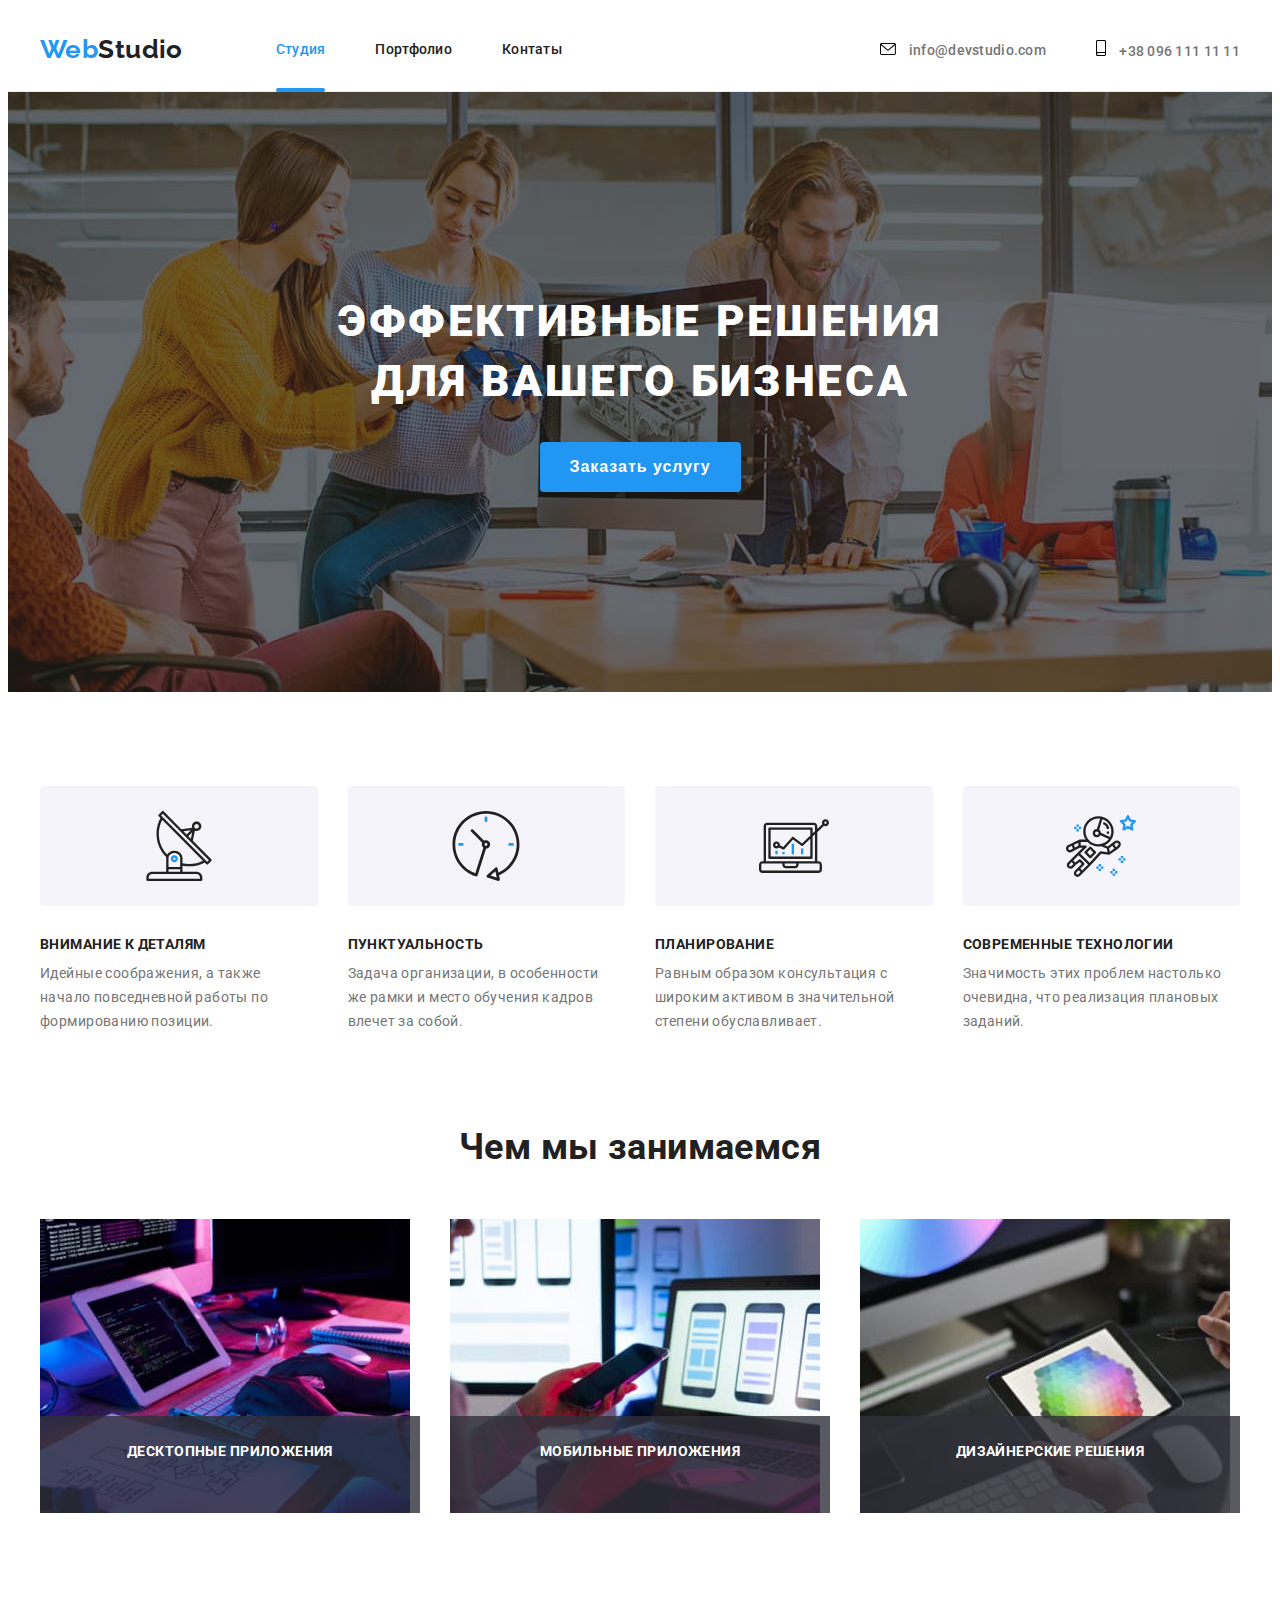
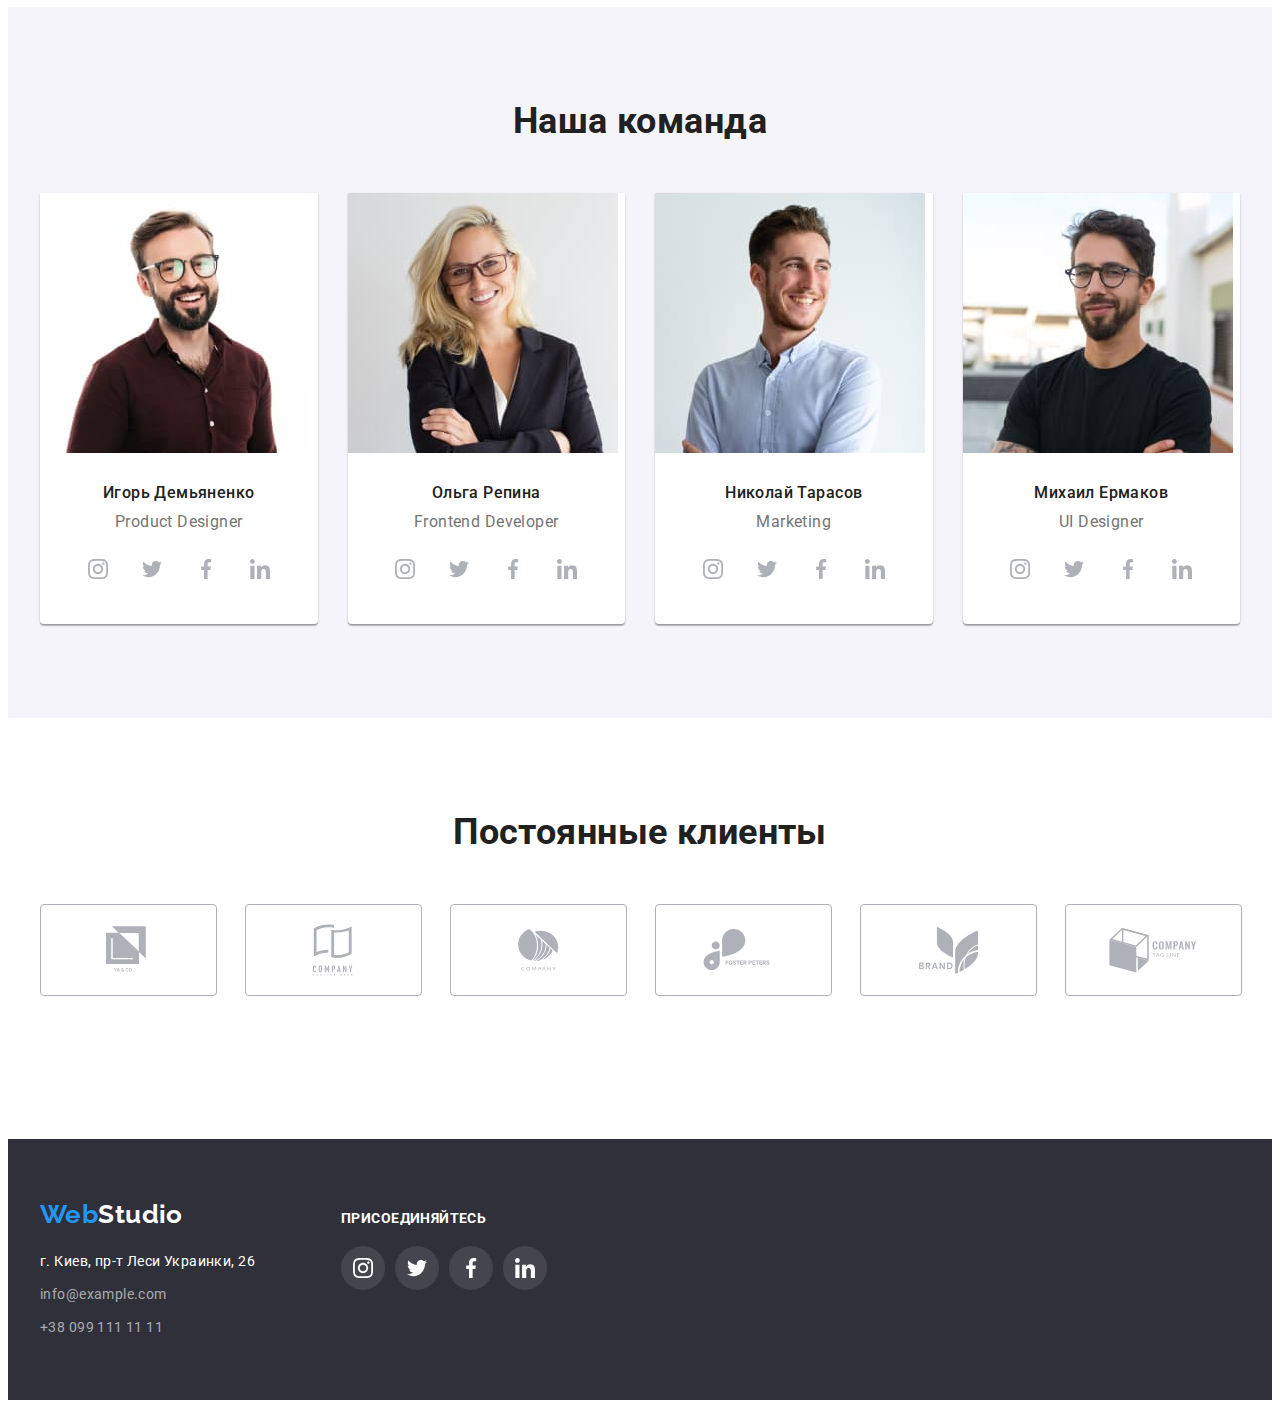
<file: index.html>
<!DOCTYPE html>
<html lang="ru">
<head>
    <meta charset="UTF-8">
    <meta name="viewport" content="width=device-width, initial-scale=1.0">
    <title>Web Studio</title>
    <link rel="stylesheet" href="https://cdnjs.cloudflare.com/ajax/libs/modern-normalize/1.0.0/modern-normalize.min.css"
        integrity="sha512-ISS7cAi1PEhQ8jnbJpJZMd29NlhNj4AWYyLOSp2CE/CsHxTCu+r+t0D2yoJudVrd0/8fTVPUVDzY5Tvli75u/g=="
        crossorigin="anonymous" />
    <link rel="preconnect" href="https://fonts.gstatic.com">
    <link href="https://fonts.googleapis.com/css2?family=Raleway:wght@700&family=Roboto:wght@400;500;700;900&display=swap"
        rel="stylesheet">
    <link rel="stylesheet" href="./css/styles.css">   
</head>

<body>
    
    <header class="header">
        <div class="container">
            <nav class="nav">
                <a href="./" lang="en" class="logo black link"><span class="logo-web">Web</span>Studio</a>
               
                <ul class="nav-list list">   
                    <li class="nav-list-item">
                        <a class="nav-list-link current-link link" href="./">Студия</a>
                    </li>
                    <li class="nav-list-item">
                        <a class="nav-list-link link" href="./portfolio.html">Портфолио</a>
                    </li>
                    <li class="nav-list-item">
                        <a class="nav-list-link link" href="#">Контаты</a>
                    </li>
                </ul>
            </nav>
               
            <ul class="header-contact-list list">
                    <li class="header-contact-list-item">
                        <a class="link mail" href="mailto:info@devstudio.com">
                        <svg class="icon icon-mail">
                            <use href="./images/sprite.svg#envelope"></use>
                        </svg>
                            info@devstudio.com
                        </a>
                    </li>

                    <li class="header-contact-list-item">
                        <a class="link tel" href="tel:+380961111111">
                            <svg class="icon icon-tel">
                                <use href="./images/sprite.svg#smartphone"></use>
                            </svg>
                            +38 096 111 11 11
                        </a>
                    </li>
            </ul>

        </div>        
    </header>
   
    <main>
       
        <!-- HERO-->
        <section class="hero">
            
            <div class="container">
               
                <div class="hero-title-container">
                    <h1 class="hero-title">Эффективные решения для вашего бизнеса</h1>
                    <button type="button" class="hero-modal-btn" data-modal-open>Заказать услугу</button>
                </div>
                
            </div>

        </section>


        <!-- FEATURES -->
        <section class="features">
            <div class="container">
                <h2 class="visually-hidden">Преимущества</h2>
               
                <ul class="features-list list">
                  
                    <li class="features-list-item">
                        <div class="icon-features-container">
                            <svg class="icon-features">
                                <use href="./images/sprite.svg#antenna"></use>
                            </svg>
                        </div>
                        <h3 class="features-list-title">Внимание к деталям</h3>
                        <p class="features-list-text">Идейные соображения, а также начало повседневной работы по формированию позиции.</p>
                    </li>

                    <li class="features-list-item">
                        <div class="icon-features-container">
                            <svg class="icon-features">
                                <use href="./images/sprite.svg#clock"></use>
                            </svg>
                        </div>
                        <h3 class="features-list-title">Пунктуальность</h3>
                        <p class="features-list-text">Задача организации, в особенности же рамки и место обучения кадров влечет за собой.</p>
                    </li>

                    <li class="features-list-item">
                        <div class="icon-features-container">
                            <svg class="icon-features">
                                <use href="./images/sprite.svg#diagram"></use>
                            </svg>
                        </div>
                        <h3 class="features-list-title">Планирование</h3>
                        <p class="features-list-text">Равным образом консультация с широким активом в значительной степени обуславливает.</p>
                    </li>

                    <li class="features-list-item">
                        <div class="icon-features-container">
                            <svg class="icon-features">
                                <use href="./images/sprite.svg#astronaut"></use>
                            </svg>
                        </div>
                        <h3 class="features-list-title">Современные технологии</h3>
                        <p class="features-list-text">Значимость этих проблем настолько очевидна, что реализация плановых заданий.</p>
                    </li>

                </ul>
            </div>
        </section>


        <!--ABOUT US-->
        <section class="about">
            <div class="container">
                <h2 class="title">Чем мы занимаемся</h2>
                
                <ul class="about-list list">
                    <li class="about-list-item">
                        <img src="./images/about_us_img/about_us_1.jpg" alt="Адаптирует сайт для телефона" width="370" height="294">
                        <p class="about-list-description">Десктопные приложения</p>
                    </li>
                    <li class="about-list-item">
                        <img src="./images/about_us_img/about_us_2.jpg" alt="Пишет код" width="370" height="294">
                        <p class="about-list-description">Мобильные приложения</p>
                    </li>
                    <li class="about-list-item">
                        <img src="./images/about_us_img/about_us_3.jpg" alt="Работает с планшетом" width="370" height="294">
                        <p class="about-list-description">Дизайнерские решения</p>
                    </li>
                </ul>
            </div>
        </section>


        <!--OUR TEAM--> 
        <section class="team">
            <div class="container">
                <h2 class="title">Наша команда</h2>
                <ul class="team-list list">

                    <li class="team-list-item">
                        <img class="img" src="./images/our_team_img/igor.jpg" alt="Фото" width="270" height="260">
                       
                        <div class="team-list-content">
                            <h3 class="team-list-title">Игорь Демьяненко</h3>
                            <p class="team-list-position" lang="en">Product Designer</p>

                            <ul class="social-list list">
                                <li class="social-list-item">
                                    <a class="social-list-link link" href="#">
                                        <svg class="social-list-icon" >
                                            <use href="./images/sprite.svg#instagram" ></use>
                                        </svg>
                                    </a>
                                </li>

                                <li class="social-list-item">
                                    <a class="social-list-link link" href="#">
                                        <svg class="social-list-icon" >
                                            <use href="./images/sprite.svg#twitter" ></use>
                                        </svg>
                                    </a>
                                </li>

                                <li class="social-list-item">
                                    <a class="social-list-link link" href="#">
                                        <svg class="social-list-icon" >
                                            <use href="./images/sprite.svg#facebook" ></use>
                                        </svg>
                                    </a>
                                </li>

                                <li class="social-list-item">
                                    <a class="social-list-link link" href="#">
                                        <svg class="social-list-icon" >
                                            <use href="./images/sprite.svg#linkedin" ></use>
                                        </svg>
                                    </a>
                                </li>
                            </ul>
                        </div>
                    </li>

                    <li class="team-list-item">
                        <img class="img" src="./images/our_team_img/olga.jpg" alt="Фото" width="270" height="260">
                        
                        <div class="team-list-content">
                            <h3 class="team-list-title">Ольга Репина</h3>
                            <p class="team-list-position" lang="en">Frontend Developer</p>
                        
                            <ul class="social-list list">
                                <li class="social-list-item">
                                    <a class="social-list-link link" href="#">
                                        <svg class="social-list-icon">
                                            <use href="./images/sprite.svg#instagram"></use>
                                        </svg>
                                    </a>
                                </li>
                            
                                <li class="social-list-item">
                                    <a class="social-list-link link" href="#">
                                        <svg class="social-list-icon">
                                            <use href="./images/sprite.svg#twitter"></use>
                                        </svg>
                                    </a>
                                </li>
                            
                                <li class="social-list-item">
                                    <a class="social-list-link link" href="#">
                                        <svg class="social-list-icon">
                                            <use href="./images/sprite.svg#facebook"></use>
                                        </svg>
                                    </a>
                                </li>
                            
                                <li class="social-list-item">
                                    <a class="social-list-link link" href="#">
                                        <svg class="social-list-icon">
                                            <use href="./images/sprite.svg#linkedin"></use>
                                        </svg>
                                    </a>
                                </li>
                            </ul>     
                            
                        </div>
                    </li>

                    <li class="team-list-item">
                        <img class="img" src="./images/our_team_img/nikolay.jpg" alt="Фото" width="270" height="260">
                       
                        <div class="team-list-content">
                            <h3 class="team-list-title">Николай Тарасов</h3>
                            <p class="team-list-position" lang="en">Marketing</p>

                            <ul class="social-list list">
                                <li class="social-list-item">
                                    <a class="social-list-link link" href="#">
                                        <svg class="social-list-icon">
                                            <use href="./images/sprite.svg#instagram"></use>
                                        </svg>
                                    </a>
                                </li>
                            
                                <li class="social-list-item">
                                    <a class="social-list-link link" href="#">
                                        <svg class="social-list-icon">
                                            <use href="./images/sprite.svg#twitter"></use>
                                        </svg>
                                    </a>
                                </li>
                            
                                <li class="social-list-item">
                                    <a class="social-list-link link" href="#">
                                        <svg class="social-list-icon">
                                            <use href="./images/sprite.svg#facebook"></use>
                                        </svg>
                                    </a>
                                </li>
                            
                                <li class="social-list-item">
                                    <a class="social-list-link link" href="#">
                                        <svg class="social-list-icon">
                                            <use href="./images/sprite.svg#linkedin"></use>
                                        </svg>
                                    </a>
                                        
                                </li> 
                            </ul>  
                        </div>
                    </li>

                    <li class="team-list-item">
                        <img class="img" src="./images/our_team_img/mihail.jpg" alt="Фото" width="270" height="260">
                       
                        <div class="team-list-content">
                            <h3 class="team-list-title">Михаил Ермаков</h3>
                            <p class="team-list-position" lang="en">UI Designer</p>

                            <ul class="social-list list">
                                <li class="social-list-item">
                                    <a class="social-list-link link" href="#">
                                        <svg class="social-list-icon">
                                            <use href="./images/sprite.svg#instagram"></use>
                                        </svg>
                                    </a>
                                </li>
                            
                                <li class="social-list-item">
                                    <a class="social-list-link link" href="#">
                                        <svg class="social-list-icon">
                                            <use href="./images/sprite.svg#twitter"></use>
                                        </svg>
                                    </a>
                                </li>
                            
                                <li class="social-list-item">
                                    <a class="social-list-link link" href="#">
                                        <svg class="social-list-icon">
                                            <use href="./images/sprite.svg#facebook"></use>
                                        </svg>
                                    </a>
                                </li>
                            
                                <li class="social-list-item">
                                    <a class="social-list-link link" href="#">
                                        <svg class="social-list-icon">
                                            <use href="./images/sprite.svg#linkedin"></use>
                                        </svg>                               
                                    </a>    
                                </li>                                                                      
                            </ul>            
                        </div>
                    </li>    
                </ul>
            </div>
        </section>
  
        <section class="clients">
            <div class="container">
                <h2 class="title">Постоянные клиенты</h2>
                <ul class="clients-list list">
                    <li class="clients-list-item">
                        <a class="clients-list-link link" href="#">
                            <svg class="clients-logo" width="44px" height="49px">
                                <use href="./images/sprite.svg#logo-1"></use>
                            </svg>
                        </a>
                    </li>
                    <li class="clients-list-item">
                        <a class="clients-list-link link" href="#">
                            <svg class="clients-logo" width="40px" height="52px">
                                <use href="./images/sprite.svg#logo-2"></use>
                            </svg>
                        </a>
                    </li>
                    <li class="clients-list-item">
                        <a class="clients-list-link link" href="#">
                            <svg class="clients-logo" width="41px" height="42px" >
                                <use href="./images/sprite.svg#logo-3"></use>
                            </svg>
                        </a>
                    </li>
                    <li class="clients-list-item">
                        <a class="clients-list-link link" href="#">
                            <svg class="clients-logo" width="80px" height="42px">
                                <use href="./images/sprite.svg#logo-4"></use>
                            </svg>
                        </a>
                    </li>
                    <li class="clients-list-item">
                        <a class="clients-list-link link" href="#">
                            <svg class="clients-logo"  width="59px" height="47px">
                                <use href="./images/sprite.svg#logo-5"></use>
                            </svg>
                        </a>
                    </li>
                    <li class="clients-list-item">
                        <a class="clients-list-link link" href="#">
                            <svg class="clients-logo" width="88px" height="45px">
                                <use href="./images/sprite.svg#logo-6"></use>
                            </svg>
                        </a>
                    </li>

                </ul>
            </div>
        </section>
    </main>
   
    <footer class="footer">
        <div class="container">
            <div>
                <a href="./" lang="en" class="logo white link"><span class="logo-web">Web</span>Studio</a>
               
                <div class="footer-address-container">
                    <address class="address">
                        <p class="address-text">г. Киев, пр-т Леси Украинки, 26</p>
                        <ul class="address-list list">
                            <li class="address-list-item">
                                <a class="address-list-link link" href="mailto:info@example.com">info@example.com</a>
                            </li>
                            <li class="address-list-item">
                                <a class="address-list-link link" href="tel:+380991111111">+38 099 111 11 11</a>
                            </li>
                        </ul>
                    </address>
                </div>
            </div>

            <div class="footer-social-container">
                <p class="footer-social-text">Присоединяйтесь</p>

                <ul class="social-list list">
                    <li class="social-list-item">
                        <a class="social-list-link footer-social-link link" href="#">
                            <svg class="social-list-icon footer-icon">
                                <use href="./images/sprite.svg#instagram"></use>
                            </svg>
                        </a>
                    </li>
                
                    <li class="social-list-item">
                        <a class="social-list-link footer-social-link link" href="#">
                            <svg class="social-list-icon footer-icon">
                                <use href="./images/sprite.svg#twitter"></use>
                            </svg>
                        </a>
                    </li>
                
                    <li class="social-list-item">
                        <a class="social-list-link footer-social-link link" href="#">
                            <svg class="social-list-icon footer-icon">
                                <use href="./images/sprite.svg#facebook"></use>
                            </svg>
                        </a>
                    </li>
                
                    <li class="social-list-item">
                        <a class="social-list-link footer-social-link link" href="#">
                            <svg class="social-list-icon footer-icon">
                                <use href="./images/sprite.svg#linkedin"></use>
                            </svg>
                        </a>
                    </li>
                </ul>
            </div>

        </div>
        
        <div class="backdrop is-hidden" data-modal>
            <div class="modal">
                <button type="button" class="modal-close-btn" data-modal-close>
                    <svg class="modal-close-icon">
                        <use href="./images/sprite.svg#close-black"></use>
                    </svg>
                </button>
            </div>
        </div>
    </footer>
    <script src="./js/modal.js"></script>
</body>
</html>
</file>
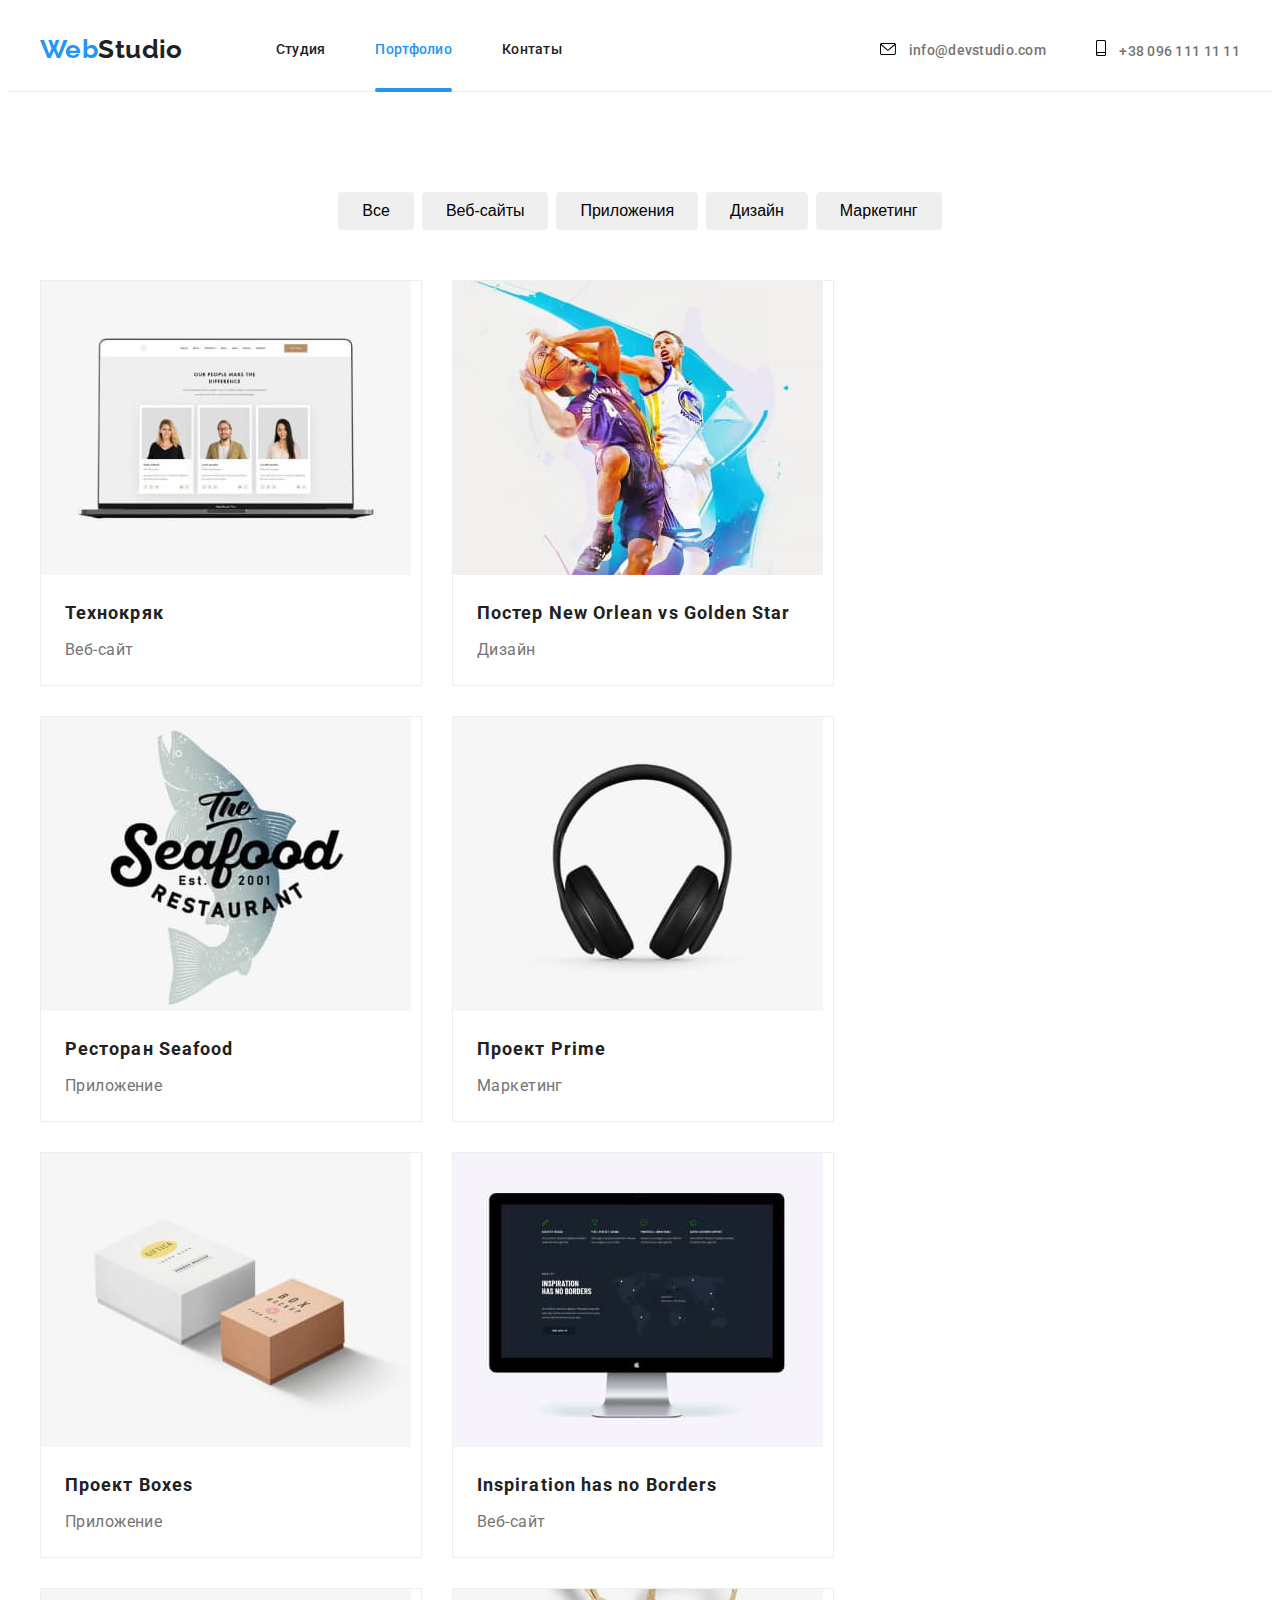
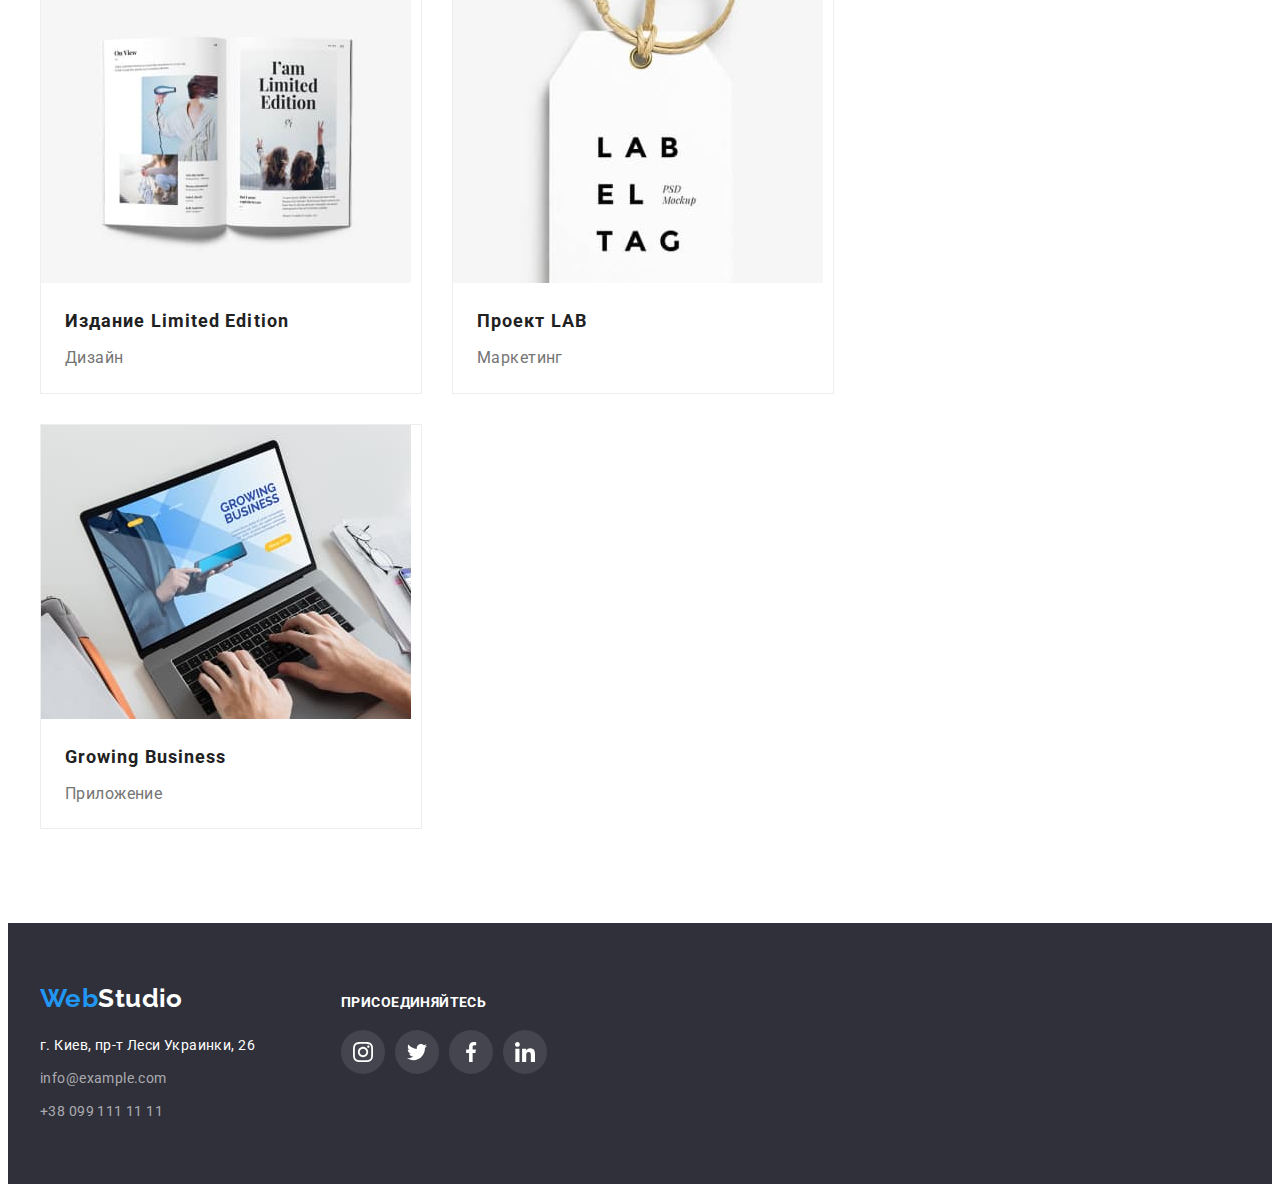
<file: portfolio.html>
<!DOCTYPE html>
<html lang="ru">

<head>
    <meta charset="UTF-8">
    <meta name="viewport" content="width=device-width, initial-scale=1.0">
    <title>Портфолио</title>
    <link rel="stylesheet" href="https://cdnjs.cloudflare.com/ajax/libs/modern-normalize/1.0.0/modern-normalize.min.css"
        integrity="sha512-ISS7cAi1PEhQ8jnbJpJZMd29NlhNj4AWYyLOSp2CE/CsHxTCu+r+t0D2yoJudVrd0/8fTVPUVDzY5Tvli75u/g=="
        crossorigin="anonymous" />
    <link rel="preconnect" href="https://fonts.gstatic.com">
    <link href="https://fonts.googleapis.com/css2?family=Raleway:wght@700&family=Roboto:wght@400;500;700;900&display=swap"
        rel="stylesheet">
    <link rel="stylesheet" href="./css/styles.css">
</head>

<body>  
    <header class="header">
        <div class="container">
            <nav class="nav">
                <a href="./" lang="en" class="logo black link"><span class="logo-web">Web</span>Studio</a>
    
                <ul class="nav-list list">
                    <li class="nav-list-item">
                        <a class="nav-list-link link" href="./">Студия</a>
                    </li>
                    <li class="nav-list-item">
                        <a class="nav-list-link current-link link" href="./portfolio.html">Портфолио</a>
                    </li>
                    <li class="nav-list-item">
                        <a class="nav-list-link link" href="#">Контаты</a>
                    </li>
                </ul>
            </nav>
    
            <ul class="header-contact-list list">
                <li class="header-contact-list-item">
                    <a class="link mail" href="mailto:info@devstudio.com">
                        <svg class="icon icon-mail">
                            <use href="./images/sprite.svg#envelope"></use>
                        </svg>
                        info@devstudio.com
                    </a>
                </li>
    
                <li class="header-contact-list-item">
                    <a class="link tel" href="tel:+380961111111">
                        <svg class="icon icon-tel">
                            <use href="./images/sprite.svg#smartphone"></use>
                        </svg>
                        +38 096 111 11 11
                    </a>
                </li>
            </ul>
    
        </div>
    </header>
    <main>
        <!-- Portfolio -->
       <section class="portfolio">
            <div class="container">
                <h1 class="visually-hidden">Портфолио</h1>
                <ul class="filter-btn-list list">
                    <li class="filter-btn-item"><button type="button" class="filter-btn">Все</button></li>
                    <li class="filter-btn-item"><button type="button" class="filter-btn">Веб-сайты</button></li>
                    <li class="filter-btn-item"><button type="button" class="filter-btn">Приложения</button></li>
                    <li class="filter-btn-item"><button type="button" class="filter-btn">Дизайн</button></li>
                    <li class="filter-btn-item"><button type="button" class="filter-btn">Маркетинг</button></li>
                </ul>
            </div>
            
            <div class="container">
                <ul class="examples-list list">

                    <li class="examples-list-item">
                        <a class="examples-list-link link" href="#">
                            <div class="thumb">
                                <img src="./images/portfolio_img/technokryak.jpg" alt="Ноутбук" width="370" height="294">
                                <p class="overlay">Lorem ipsum dolor sit amet, consectetur adipisicing elit. Aperiam saepe voluptatum dolorem repellendus eligendi alias perspiciatis necessitatibus! Ipsa!</p>
                            </div>
                            <div class="examples-list-content">
                                <h3 class="examples-list-title" >Технокряк</h3>
                                <p class="examples-list-text">Веб-сайт</p>
                            </div>
                        </a>
                    </li>

                    <li class="examples-list-item">
                        <a class="examples-list-link link" href="#">
                            <div class="thumb">
                                <img src="./images/portfolio_img/new_orlean.jpg" alt="Постер" width="370" height="294">
                                <p class="overlay">Lorem ipsum dolor sit amet, consectetur adipisicing elit. Aperiam saepe voluptatum dolorem repellendus eligendi alias perspiciatis necessitatibus! Ipsa!</p>
                            </div>
                            <div class="examples-list-content">
                                <h3 class="examples-list-title" >Постер New Orlean vs Golden Star</h3>
                                <p class="examples-list-text">Дизайн</p>
                            </div>
                        </a>
                    </li>

                    <li class="examples-list-item">
                        <a class="examples-list-link link" href="#">
                            <div class="thumb">
                                <img src="./images/portfolio_img/seafood.jpg" alt="Логотип компании" width="370" height="294">
                                <p class="overlay">Lorem ipsum dolor sit amet, consectetur adipisicing elit. Aperiam saepe voluptatum dolorem repellendus eligendi alias perspiciatis necessitatibus! Ipsa!</p>
                            </div>
                            <div class="examples-list-content">
                                <h3 class="examples-list-title" >Ресторан Seafood</h3>
                                <p class="examples-list-text">Приложение</p>
                            </div>
                        </a>
                    </li>

                    <li class="examples-list-item">
                        <a class="examples-list-link link" href="#">
                            <div class="thumb">
                                <img src="./images/portfolio_img/prime.jpg" alt="Наушники" width="370" height="294">
                                <p class="overlay">Lorem ipsum dolor sit amet, consectetur adipisicing elit. Aperiam saepe voluptatum dolorem repellendus eligendi alias perspiciatis necessitatibus! Ipsa!</p>
                            </div>
                            <div class="examples-list-content">
                                <h3 class="examples-list-title" >Проект Prime</h3>
                                <p class="examples-list-text">Маркетинг</p>
                            </div>
                        </a>
                    </li>

                    <li class="examples-list-item">
                        <a class="examples-list-link link" href="#">
                            <div class="thumb">
                                <img src="./images/portfolio_img/boxes.jpg" alt="Боксы" width="370" height="294">
                                <p class="overlay">Lorem ipsum dolor sit amet, consectetur adipisicing elit. Aperiam saepe voluptatum dolorem repellendus eligendi alias perspiciatis necessitatibus! Ipsa!</p>
                            </div>
                            <div class="examples-list-content">
                                <h3 class="examples-list-title" >Проект Boxes</h3>
                                <p class="examples-list-text">Приложение</p>
                            </div>
                        </a>
                    </li>

                    <li class="examples-list-item">
                        <a class="examples-list-link link" href="#">
                            <div class="thumb">
                                <img src="./images/portfolio_img/inspiration.jpg" alt="Монитор" width="370" height="294">
                                <p class="overlay">Lorem ipsum dolor sit amet, consectetur adipisicing elit. Aperiam saepe voluptatum dolorem repellendus eligendi alias perspiciatis necessitatibus! Ipsa!</p>
                            </div>
                            <div class="examples-list-content">
                                <h3 class="examples-list-title" >Inspiration has no Borders</h3>
                                <p class="examples-list-text">Веб-сайт</p>
                            </div>
                        </a>
                    </li>

                    <li class="examples-list-item">
                        <a class="examples-list-link link" href="#">
                            <div class="thumb">
                                <img src="./images/portfolio_img/limited_edition.jpg" alt="Книга" width="370" height="294">
                                <p class="overlay">Lorem ipsum dolor sit amet, consectetur adipisicing elit. Aperiam saepe voluptatum dolorem repellendus eligendi alias perspiciatis necessitatibus! Ipsa!</p>
                            </div>
                            <div class="examples-list-content">
                                <h3 class="examples-list-title" >Издание Limited Edition</h3>
                                <p class="examples-list-text">Дизайн</p>
                            </div>
                        </a>
                    </li>

                    <li class="examples-list-item">
                        <a class="examples-list-link link" href="#">
                            <div class="thumb">
                                <img src="./images/portfolio_img/lab.jpg" alt="Лейбл" width="370" height="294">
                                <p class="overlay">Lorem ipsum dolor sit amet, consectetur adipisicing elit. Aperiam saepe voluptatum dolorem repellendus eligendi alias perspiciatis necessitatibus! Ipsa!</p>
                            </div>
                            <div class="examples-list-content">
                                <h3 class="examples-list-title" >Проект LAB</h3>
                                <p class="examples-list-text">Маркетинг</p>
                            </div>
                        </a>
                    </li>

                    <li class="examples-list-item">
                        <a class="examples-list-link link" href="#">
                            <div class="thumb">
                                <img src="./images/portfolio_img/growing_business.jpg" alt="Приложение на ноутбуке" width="370" height="294">
                                <p class="overlay">Lorem ipsum dolor sit amet, consectetur adipisicing elit. Aperiam saepe voluptatum dolorem repellendus eligendi alias perspiciatis necessitatibus! Ipsa!</p>
                            </div>
                            <div class="examples-list-content">
                                <h3 class="examples-list-title" >Growing Business</h3>
                                <p class="examples-list-text">Приложение</p>
                            </div>
                        </a>
                    </li>

                </ul>
           </div>
       </section>   
    </main>

    <footer class="footer">
        <div class="container">
            <div>
                <a href="./" lang="en" class="logo white link"><span class="logo-web">Web</span>Studio</a>
               
                <div class="footer-address-container">
                    <address class="address">
                        <p class="address-text">г. Киев, пр-т Леси Украинки, 26</p>
                        <ul class="address-list list">
                            <li class="address-list-item">
                                <a class="address-list-link link" href="mailto:info@example.com">info@example.com</a>
                            </li>
                            <li class="address-list-item">
                                <a class="address-list-link link" href="tel:+380991111111">+38 099 111 11 11</a>
                            </li>
                        </ul>
                    </address>
                </div>
            </div>
    
            <div class="footer-social-container">
                <p class="footer-social-text">Присоединяйтесь</p>
    
                <ul class="social-list list">
                    <li class="social-list-item">
                        <a class="social-list-link footer-social-link link" href="#">
                            <svg class="social-list-icon footer-icon">
                                <use href="./images/sprite.svg#instagram"></use>
                            </svg>
                        </a>
                    </li>
    
                    <li class="social-list-item">
                        <a class="social-list-link footer-social-link link" href="#">
                            <svg class="social-list-icon footer-icon">
                                <use href="./images/sprite.svg#twitter"></use>
                            </svg>
                        </a>
                    </li>
    
                    <li class="social-list-item">
                        <a class="social-list-link footer-social-link link" href="#">
                            <svg class="social-list-icon footer-icon">
                                <use href="./images/sprite.svg#facebook"></use>
                            </svg>
                        </a>
                    </li>
    
                    <li class="social-list-item">
                        <a class="social-list-link footer-social-link link" href="#">
                            <svg class="social-list-icon footer-icon">
                                <use href="./images/sprite.svg#linkedin"></use>
                            </svg>
                        </a>
                    </li>
                </ul>
            </div>
    
        </div>
    </footer>
</body>
</html>
</file>
<file: css/styles.css>
:root {
  --primary-white-color: #ffffff;
  --secondary-bg-color: #2f303a;
  --accent-color: #2196f3;
  --primary-text-color: #212121;
  --secondary-text-color: #757575;
  --footer-text-color: rgba(255, 255, 255, 0.6);
  --grey-bg-color: #f5f4fa;
  --btn-hover-bg-color: #188ce8;
  --card-set-gap: 30px;
  --icon-color: #afb1b8;
  --transition-duration: 250ms;
  --transition-timing-function: cubic-bezier(0.4, 0, 0.2, 1);
}

body {
  background-color: var(--primary-white-color);
  color: var(--primary-text-color);

  font-family: "Roboto", sans-serif;
  font-weight: 400;
  font-size: 14px;
  letter-spacing: 0.03em;
}

h1,
h2,
h3,
h4,
h5,
h6 {
  font-size: inherit;
  margin: 0;
}

p {
  margin: 0;
}

ul,
ol {
  margin: 0;
  padding: 0;
}

img {
  display: block;
  max-width: 100%;
  height: auto;
}

a {
  display: block;
  height: 100%;
  width: 100%;
}

.link {
  text-decoration: none;
}

.list {
  list-style-type: none;
}

.container {
  width: 1200px;
  margin-left: auto;
  margin-right: auto;
  padding-left: 15px;
  padding-right: 15px;
}

/* ------------HEADER-------------- */

.header {
  border-bottom: 1px solid #ececec;
}

.header > .container {
  display: flex;
  align-items: center;
}

/* -----------LOGO------------- */
.logo {
  font-family: "Raleway";
  font-weight: 700;
  font-size: 26px;
  line-height: 1.19;
}

.logo.black {
  padding-top: 24px;
  padding-bottom: 24px;
  margin-right: 93px;

  color: var(--primary-text-color);
}

.logo-web {
  color: var(--accent-color);
}

/* -------NAV-LIST--------- */

.nav {
  display: flex;
  align-items: center;
}

.nav-list {
  display: flex;
  align-items: center;
}

.nav-list-item:not(:last-child) {
  margin-right: 50px;
}

.nav-list-link {
  padding-top: 32px;
  padding-bottom: 32px;

  color: var(--primary-text-color);
  font-weight: 500;
  line-height: 1.066;
  letter-spacing: 0.02em;

  transition: color var(--transition-duration) var(--transition-timing-function);
}

.nav-list-link:hover,
.nav-list-link:focus {
  color: var(--accent-color);
}

.current-link {
  position: relative;

  color: var(--accent-color);
}

.current-link::after {
  position: absolute;
  bottom: -3px;
  right: 0;

  display: block;
  content: "";
  width: 100%;
  height: 4px;
  background-color: var(--accent-color);
  border-radius: 2px;
}

/* ----------HEADER-CONTACT----------- */
.header-contact-list {
  display: flex;
  align-items: center;
  margin-left: auto;

  font-weight: 500;
  line-height: 1.142;
  letter-spacing: 0.02em;
}

.header-contact-list-item .link {
  padding-top: 32px;
  padding-bottom: 32px;

  color: var(--secondary-text-color);

  transition: color var(--transition-duration) var(--transition-timing-function);
}

.header-contact-list-item > .link:hover,
.header-contact-list-item > .link:focus {
  color: var(--accent-color);
}

.header-contact-list-item > .link:hover .icon,
.header-contact-list-item > .link:focus .icon {
  fill: var(--accent-color);
}

.header-contact-list-item:not(:last-child) {
  margin-right: 50px;
}

.icon-mail {
  margin-right: 10px;
  width: 16px;
  height: 12px;

  transition: fill var(--transition-duration) var(--transition-timing-function);
}

.icon-tel {
  margin-right: 10px;
  width: 10px;
  height: 16px;

  transition: fill var(--transition-duration) var(--transition-timing-function);
}

/* -----------HERO-------------- */

.hero {
  max-width: 1600px;
  margin-left: auto;
  margin-right: auto;
  background-color: #c4c4c4;
  background-image: linear-gradient(
      to right,
      rgba(51, 58, 47, 0.4),
      rgba(51, 58, 47, 0.4)
    ),
    url(../images/hero_img/bg-img.jpg);
  background-repeat: no-repeat;
  background-position: center;
  background-size: cover;
  padding-top: 200px;
  padding-bottom: 200px;
}

.hero-title-container {
  display: flex;
  justify-content: center;
  max-width: 696px;
  flex-direction: column;
  align-items: center;
  margin-left: auto;
  margin-right: auto;
}

.hero-title {
  margin-bottom: 30px;

  color: var(--primary-white-color);
  font-weight: 900;
  font-size: 44px;
  line-height: 1.36;
  text-align: center;
  letter-spacing: 0.06em;
  text-transform: uppercase;
}

.hero-modal-btn {
  display: flex;
  align-items: center;
  text-align: center;
  border: transparent;
  border-radius: 4px;
  box-shadow: 0px 4px 4px rgba(0, 0, 0, 0.15);
  padding: 10px 30px;

  color: var(--primary-white-color);
  background-color: var(--accent-color);
  font-weight: 700;
  font-size: 16px;
  line-height: 1.875;
  letter-spacing: 0.06em;

  transition: background-color var(--transition-duration)
    var(--transition-timing-function);
}

.hero-modal-btn:hover,
.hero-modal-btn:focus {
  background-color: var(--btn-hover-bg-color);
  cursor: pointer;
}

/* --------------FEATURES----------- */

.visually-hidden {
  position: absolute;
  clip: rect(0 0 0 0);
  width: 1px;
  height: 1px;
  margin: -1px;
}

.features {
  padding-top: 94px;
  padding-bottom: 94px;
}

.features-list {
  display: flex;
  flex-wrap: wrap;
  margin-right: calc(-1 * var(--card-set-gap));
  margin-bottom: calc(-1 * var(--card-set-gap));
}

.features-list-item {
  display: flex;
  align-content: center;
  flex-direction: column;
  justify-content: start;
  margin-right: var(--card-set-gap);
  margin-bottom: var(--card-set-gap);
  flex-basis: calc(100% / 4 - var(--card-set-gap));
}

.icon-features-container {
  height: 120px;
  display: flex;
  align-items: center;
  justify-content: center;
  margin-bottom: 30px;
  background-color: var(--grey-bg-color);
  border-radius: 4px;
}

.icon-features {
  width: 70px;
  height: 70px;
}

.features-list-title {
  margin-bottom: 10px;

  font-weight: 700;
  line-height: 1.142;
  text-transform: uppercase;
}

.features-list-text {
  max-width: 270px;

  color: var(--secondary-text-color);
  line-height: 1.71;
}

/* -------------ABOUT-US------------- */

.about {
  padding-bottom: 94px;
}

.title {
  margin-bottom: 50px;

  font-weight: 700;
  font-size: 36px;
  line-height: 1.166;
  text-align: center;
}

.about-list {
  display: flex;
  flex-wrap: wrap;
  margin-right: calc(-1 * var(--card-set-gap));
  margin-bottom: calc(-1 * var(--card-set-gap));
}

.about-list-item {
  position: relative;

  margin-right: var(--card-set-gap);
  margin-bottom: var(--card-set-gap);
  flex-basis: calc(100% / 3 - var(--card-set-gap));
}

.about-list-description {
  position: absolute;
  bottom: 0;
  width: 100%;
  height: 70px;

  display: block;
  padding-top: 27px;

  color: var(--primary-white-color);
  background-color: rgba(47, 48, 58, 0.8);

  font-weight: bold;
  font-size: 14px;
  line-height: 1.142;
  text-align: center;
  text-transform: uppercase;
}

/* -------------------OUR-TEAM------------ */

.team {
  padding-top: 94px;
  padding-bottom: 94px;

  background-color: var(--grey-bg-color);
}

.team-list {
  display: flex;
  flex-wrap: wrap;
  margin-right: calc(-1 * var(--card-set-gap));
  margin-bottom: calc(-1 * var(--card-set-gap));
}

.team-list-item {
  margin-right: var(--card-set-gap);
  margin-bottom: var(--card-set-gap);
  flex-basis: calc(100% / 4 - var(--card-set-gap));
  box-shadow: 0px 1px 3px rgba(0, 0, 0, 0.12), 0px 1px 1px rgba(0, 0, 0, 0.14),
    0px 2px 1px rgba(0, 0, 0, 0.2);
  border-radius: 0px 0px 4px 4px;

  background-color: var(--primary-white-color);
}

.team-list-content {
  padding-top: 30px;
  padding-right: 32px;
  padding-left: 32px;
  padding-bottom: 33px;
}

.team-list-title {
  margin-bottom: 10px;

  font-weight: 500;
  font-size: 16px;
  line-height: 1.187;
  text-align: center;
}

.team-list-position {
  color: var(--secondary-text-color);
  font-size: 16px;
  line-height: 1.187;
  text-align: center;
  margin-bottom: 16px;
}

.social-list {
  display: flex;
  align-items: center;
  justify-content: center;
}

.social-list-item {
  width: 44px;
  height: 44px;
}

.social-list-item:not(:last-child) {
  margin-right: 10px;
}

.social-list-link {
  display: flex;
  align-items: center;
  justify-content: center;
  border-radius: 50%;

  transition: background-color var(--transition-duration)
    var(--transition-timing-function);
}

.social-list-link:hover,
.social-list-link:focus {
  background-color: var(--accent-color);
}

.social-list-icon {
  fill: var(--icon-color);
  width: 20px;
  height: 20px;

  transition: fill var(--transition-duration) var(--transition-timing-function);
}

.social-list-link:hover .social-list-icon,
.social-list-link:focus .social-list-icon {
  fill: var(--primary-white-color);
}

/* --------------CLIENTS--------------- */

.clients {
  padding-top: 94px;
  padding-bottom: 145px;
}

.clients-list {
  display: flex;
  flex-wrap: wrap;
  margin-right: calc(-1 * var(--card-set-gap));
  margin-bottom: calc(-1 * var(--card-set-gap));
}

.clients-list-item {
  margin-right: var(--card-set-gap);
  margin-bottom: var(--card-set-gap);
  flex-basis: calc(100% / 6 - var(--card-set-gap));

  width: 170px;
  height: 90px;
}

.clients-list-link {
  display: flex;
  justify-content: center;
  align-items: center;
  border: 1px solid var(--icon-color);
  border-radius: 4px;

  transition: border var(--transition-duration)
    var(--transition-timing-function);
}

.clients-list-link:hover,
.clients-list-link:focus {
  border: 1px solid var(--accent-color);
}

.clients-logo {
  fill: var(--icon-color);

  transition: fill var(--transition-duration) var(--transition-timing-function);
}

.clients-list-link:hover .clients-logo,
.clients-list-link:focus .clients-logo {
  fill: var(--accent-color);
}

/* ---------FOOTER---------- */

.footer {
  padding-top: 60px;
  padding-bottom: 60px;
  display: flex;
  align-items: center;

  background-color: var(--secondary-bg-color);
}

.footer > .container {
  display: flex;
  align-items: baseline;
}

.logo.white {
  display: inline-block;
  margin-bottom: 20px;

  color: var(--primary-white-color);
}

.footer-address-container {
  width: 231px;
  margin-right: 70px;
}

.address-text {
  margin-bottom: 9px;

  color: var(--primary-white-color);
  font-style: normal;
  line-height: 1.71;
}

.address-list-link {
  display: flex;
  flex-direction: column;

  color: var(--footer-text-color);
  font-style: normal;
  line-height: 1.71;

  transition: color var(--transition-duration) var(--transition-timing-function);
}

.address-list-link:hover,
.address-list-link:focus {
  color: var(--accent-color);
}

.address-list-item:not(:last-child) {
  margin-bottom: 9px;
}

.footer-social-container {
  width: 206px;
}

.footer-social-text {
  margin-bottom: 20px;

  color: var(--primary-white-color);
  font-weight: 700;
  text-transform: uppercase;
}

.footer-social-link {
  background-color: rgba(255, 255, 255, 0.1);
  border-radius: 50%;

  transition: background-color var(--transition-duration)
    var(--transition-timing-function);
}

.footer-icon {
  fill: var(--primary-white-color);
}

.footer-social-link:hover,
.footer-social-link:focus {
  background-color: var(--accent-color);
}

/* ------------------PORTFOLIO----------- */

.portfolio {
  padding-top: 100px;
  padding-bottom: 94px;
}

/* -----------FILTER-BTN------------------- */

.filter-btn-list {
  display: flex;
  justify-content: center;
  margin-bottom: 50px;
}

.filter-btn-item:not(:last-child) {
  margin-right: 8px;
}

.filter-btn {
  padding-top: 6px;
  padding-bottom: 6px;
  padding-right: 24px;
  padding-left: 24px;
  text-align: center;
  justify-content: center;
  border-radius: 4px;
  border: transparent;

  font-weight: 500;
  font-size: 16px;
  line-height: 1.62;

  transition: background-color var(--transition-duration)
      var(--transition-timing-function),
    color var(--transition-duration) var(--transition-timing-function),
    box-shadow var(--transition-duration) var(--transition-timing-function);
}

.filter-btn:hover,
.filter-btn:focus {
  color: var(--primary-white-color);
  background-color: var(--accent-color);
  cursor: pointer;
  box-shadow: 0px 3px 1px rgba(0, 0, 0, 0.1), 0px 1px 2px rgba(0, 0, 0, 0.08),
    0px 2px 2px rgba(0, 0, 0, 0.12);
}

/* ----------CARD-SET-------------------- */

.examples-list {
  display: flex;
  flex-wrap: wrap;

  margin-right: calc(-1 * var(--card-set-gap));
  margin-bottom: calc(-1 * var(--card-set-gap));
}

.examples-list-item {
  margin-right: var(--card-set-gap);
  margin-bottom: var(--card-set-gap);
  flex-basis: calc(100% / 3 - var(--card-set-gap));

  background: var(--primary-white-color);
  border: 1px solid #eeeeee;
}

.examples-list-link {
  transition: box-shadow var(--transition-duration)
    var(--transition-timing-function);
}

.examples-list-link:hover,
.examples-list-link:focus {
  box-shadow: 0px 1px 1px rgba(0, 0, 0, 0.12), 0px 4px 4px rgba(0, 0, 0, 0.06),
    1px 4px 6px rgba(0, 0, 0, 0.16);
}

.thumb {
  position: relative;
  overflow: hidden;
}

.overlay {
  position: absolute;
  top: 0;
  left: 0;
  width: 100%;
  height: 100%;
  opacity: 0.9;

  padding: 63px 24px;
  background-color: var(--accent-color);

  color: var(--primary-white-color);

  font-size: 18px;
  line-height: 1.56;

  transform: translateY(101%);

  transition: transform var(--transition-duration)
    var(--transition-timing-function);
}

.examples-list-link:hover .overlay,
.examples-list-link:focus .overlay {
  transform: translateY(0);
}

.examples-list-title {
  margin-bottom: 4px;

  color: var(--primary-text-color);
  font-weight: 700;
  font-size: 18px;
  line-height: 2;
  letter-spacing: 0.06em;
}

.examples-list-text {
  color: var(--secondary-text-color);
  font-size: 16px;
  line-height: 1.87;
}

.examples-list-content {
  padding-top: 20px;
  padding-right: 24px;
  padding-bottom: 20px;
  padding-left: 24px;
}

/* ---------------------MODAL-WINDOW------------------- */

.backdrop.is-hidden {
  visibility: hidden;
  opacity: 0;
  pointer-events: none;
}

.backdrop {
  position: fixed;
  top: 0;
  left: 0;
  width: 100%;
  height: 100%;
  opacity: 1;
  background-color: rgba(0, 0, 0, 0.2);

  transition: all var(--transition-duration) var(--transition-timing-function);
}

.backdrop.is-hidden .modal {
  transform: translate(-50%, -50%) scale(1.2);
  opacity: 0;
}

.modal {
  position: absolute;
  top: 50%;
  left: 50%;
  transform: translate(-50%, -50%) scale(1);
  opacity: 1;

  width: 528px;
  height: 580px;
  background-color: #ffffff;
  transition: all var(--transition-duration) var(--transition-timing-function);
}

.modal-close-btn {
  position: absolute;
  top: 8px;
  right: 8px;

  display: flex;
  align-items: center;
  width: 30px;
  height: 30px;
  border: 1px solid rgba(0, 0, 0, 0.1);
  border-radius: 50%;
  background-color: transparent;
  cursor: pointer;
}

.modal-close-icon {
  width: 18px;
  height: 18px;
  fill: #000000;
}
</file>
